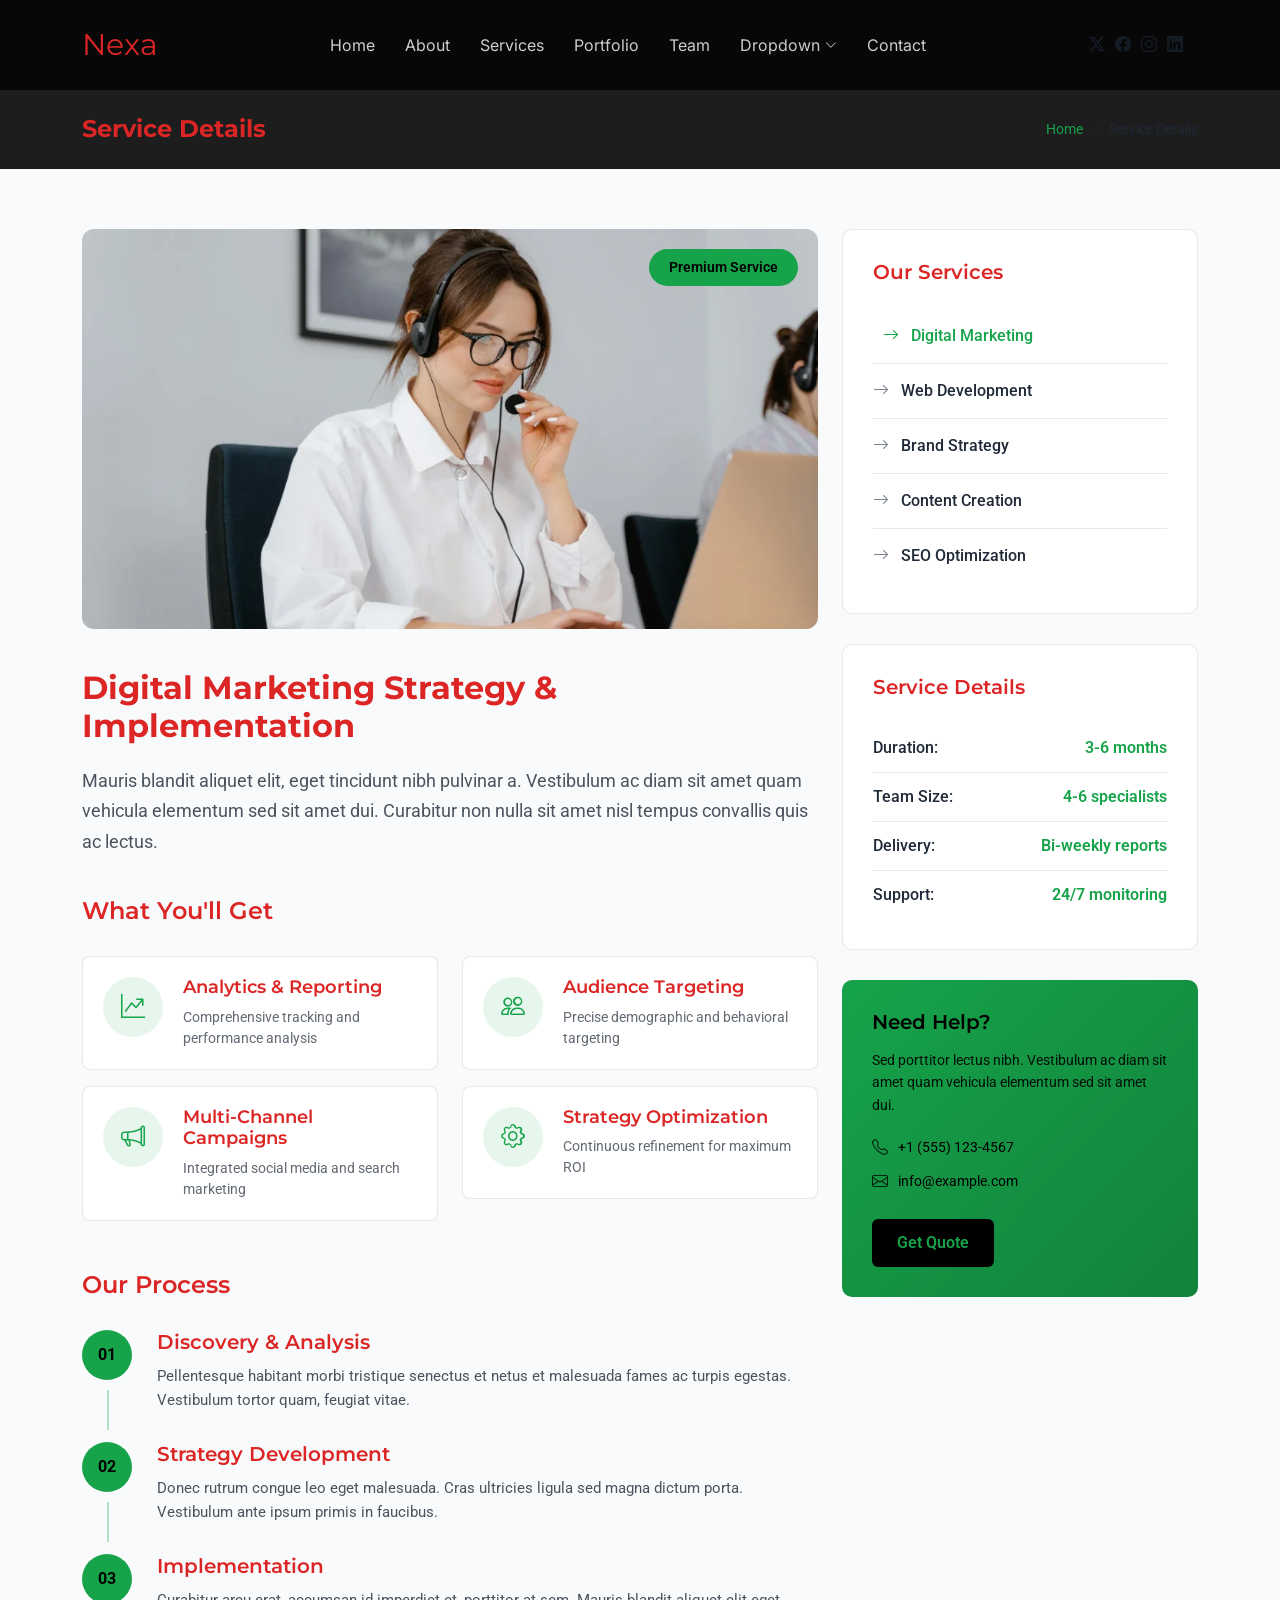
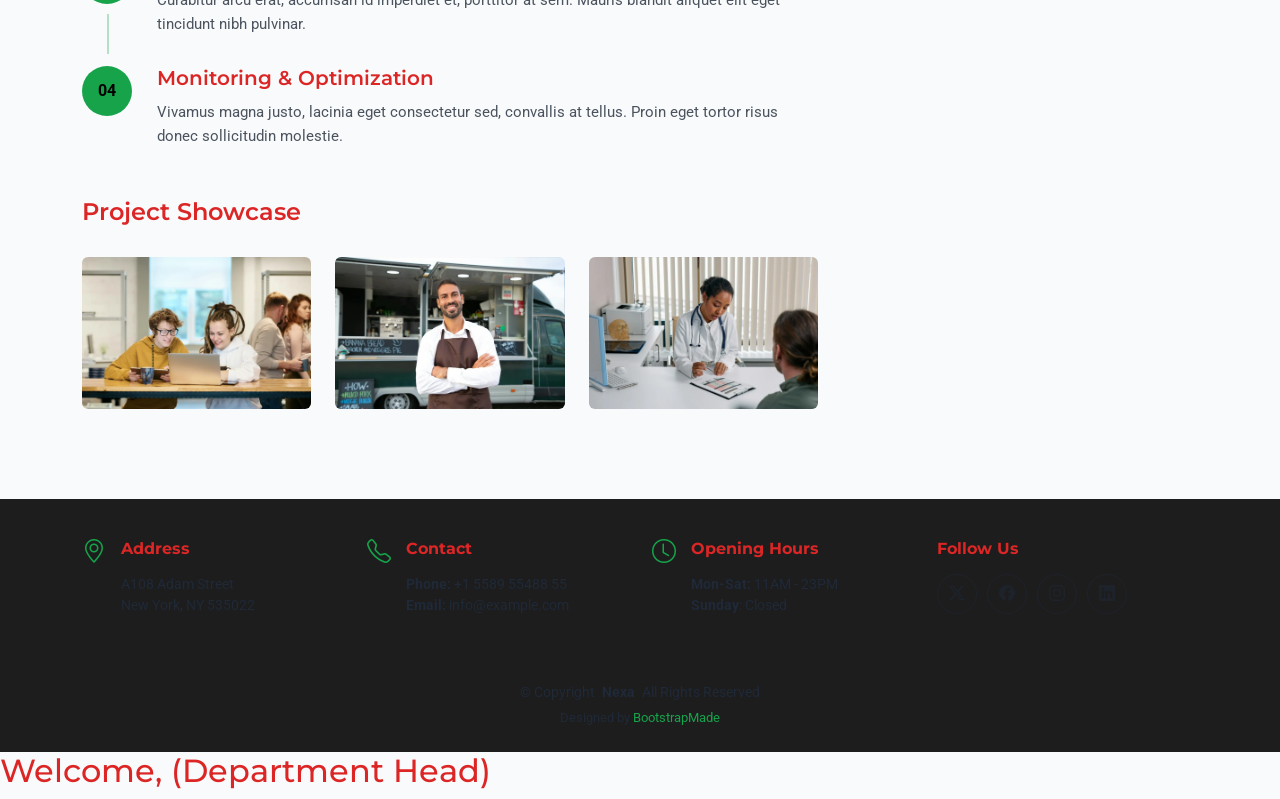
<file: service-details.html>
<!DOCTYPE html>
<html lang="en">

<head>
  <meta charset="utf-8">
  <meta content="width=device-width, initial-scale=1.0" name="viewport">
  <title>Service Details - Nexa Bootstrap Template</title>
  <meta name="description" content="">
  <meta name="keywords" content="">

  <!-- Favicons -->
  <link href="assets/img/favicon.png" rel="icon">
  <link href="assets/img/apple-touch-icon.png" rel="apple-touch-icon">

  <!-- Fonts -->
  <link href="https://fonts.googleapis.com" rel="preconnect">
  <link href="https://fonts.gstatic.com" rel="preconnect" crossorigin>
  <link href="https://fonts.googleapis.com/css2?family=Roboto:ital,wght@0,100;0,300;0,400;0,500;0,700;0,900;1,100;1,300;1,400;1,500;1,700;1,900&family=Montserrat:ital,wght@0,100;0,200;0,300;0,400;0,500;0,600;0,700;0,800;0,900;1,100;1,200;1,300;1,400;1,500;1,600;1,700;1,800;1,900&family=Inter:wght@100;200;300;400;500;600;700;800;900&display=swap" rel="stylesheet">

  <!-- Vendor CSS Files -->
  <link href="assets/vendor/bootstrap/css/bootstrap.min.css" rel="stylesheet">
  <link href="assets/vendor/bootstrap-icons/bootstrap-icons.css" rel="stylesheet">
  <link href="assets/vendor/aos/aos.css" rel="stylesheet">
  <link href="assets/vendor/glightbox/css/glightbox.min.css" rel="stylesheet">
  <link href="assets/vendor/swiper/swiper-bundle.min.css" rel="stylesheet">

  <!-- Main CSS File -->
  <link href="assets/css/main.css" rel="stylesheet">

  <!-- =======================================================
  * Template Name: Nexa
  * Template URL: https://bootstrapmade.com/nexa-bootstrap-agency-template/
  * Updated: Aug 19 2025 with Bootstrap v5.3.7
  * Author: BootstrapMade.com
  * License: https://bootstrapmade.com/license/
  ======================================================== -->
</head>

<body class="service-details-page">

  <header id="header" class="header d-flex align-items-center sticky-top">
    <div class="container position-relative d-flex align-items-center justify-content-between">

      <a href="index.html" class="logo d-flex align-items-center me-auto me-xl-0">
        <!-- Uncomment the line below if you also wish to use an image logo -->
        <!-- <img src="assets/img/logo.webp" alt=""> -->
        <h1 class="sitename">Nexa</h1>
      </a>

      <nav id="navmenu" class="navmenu">
        <ul>
          <li><a href="#hero">Home</a></li>
          <li><a href="#about">About</a></li>
          <li><a href="#services">Services</a></li>
          <li><a href="#portfolio">Portfolio</a></li>
          <li><a href="#team">Team</a></li>
          <li class="dropdown"><a href="#"><span>Dropdown</span> <i class="bi bi-chevron-down toggle-dropdown"></i></a>
            <ul>
              <li><a href="#">Dropdown 1</a></li>
              <li class="dropdown"><a href="#"><span>Deep Dropdown</span> <i class="bi bi-chevron-down toggle-dropdown"></i></a>
                <ul>
                  <li><a href="#">Deep Dropdown 1</a></li>
                  <li><a href="#">Deep Dropdown 2</a></li>
                  <li><a href="#">Deep Dropdown 3</a></li>
                  <li><a href="#">Deep Dropdown 4</a></li>
                  <li><a href="#">Deep Dropdown 5</a></li>
                </ul>
              </li>
              <li><a href="#">Dropdown 2</a></li>
              <li><a href="#">Dropdown 3</a></li>
              <li><a href="#">Dropdown 4</a></li>
            </ul>
          </li>
          <li><a href="#contact">Contact</a></li>
        </ul>
        <i class="mobile-nav-toggle d-xl-none bi bi-list"></i>
      </nav>

      <div class="header-social-links">
        <a href="#" class="twitter"><i class="bi bi-twitter-x"></i></a>
        <a href="#" class="facebook"><i class="bi bi-facebook"></i></a>
        <a href="#" class="instagram"><i class="bi bi-instagram"></i></a>
        <a href="#" class="linkedin"><i class="bi bi-linkedin"></i></a>
      </div>

    </div>
  </header>

  <main class="main">

    <!-- Page Title -->
    <div class="page-title light-background">
      <div class="container d-lg-flex justify-content-between align-items-center">
        <h1 class="mb-2 mb-lg-0">Service Details</h1>
        <nav class="breadcrumbs">
          <ol>
            <li><a href="index.html">Home</a></li>
            <li class="current">Service Details</li>
          </ol>
        </nav>
      </div>
    </div><!-- End Page Title -->

    <!-- Service Details Section -->
    <section id="service-details" class="service-details section">

      <div class="container" data-aos="fade-up" data-aos-delay="100">

        <div class="row gy-5">

          <div class="col-lg-8" data-aos="fade-up" data-aos-delay="200">
            <div class="service-hero">
              <img src="assets/img/services/services-7.webp" alt="" class="img-fluid">
              <div class="service-badge">
                <span>Premium Service</span>
              </div>
            </div>

            <div class="service-content">
              <div class="service-header">
                <h2>Digital Marketing Strategy &amp; Implementation</h2>
                <p class="service-intro">Mauris blandit aliquet elit, eget tincidunt nibh pulvinar a. Vestibulum ac diam sit amet quam vehicula elementum sed sit amet dui. Curabitur non nulla sit amet nisl tempus convallis quis ac lectus.</p>
              </div>

              <div class="service-features">
                <h4>What You'll Get</h4>
                <div class="row gy-3">
                  <div class="col-md-6">
                    <div class="feature-item">
                      <div class="feature-icon">
                        <i class="bi bi-graph-up-arrow"></i>
                      </div>
                      <div class="feature-content">
                        <h5>Analytics &amp; Reporting</h5>
                        <p>Comprehensive tracking and performance analysis</p>
                      </div>
                    </div>
                  </div>
                  <div class="col-md-6">
                    <div class="feature-item">
                      <div class="feature-icon">
                        <i class="bi bi-people"></i>
                      </div>
                      <div class="feature-content">
                        <h5>Audience Targeting</h5>
                        <p>Precise demographic and behavioral targeting</p>
                      </div>
                    </div>
                  </div>
                  <div class="col-md-6">
                    <div class="feature-item">
                      <div class="feature-icon">
                        <i class="bi bi-megaphone"></i>
                      </div>
                      <div class="feature-content">
                        <h5>Multi-Channel Campaigns</h5>
                        <p>Integrated social media and search marketing</p>
                      </div>
                    </div>
                  </div>
                  <div class="col-md-6">
                    <div class="feature-item">
                      <div class="feature-icon">
                        <i class="bi bi-gear"></i>
                      </div>
                      <div class="feature-content">
                        <h5>Strategy Optimization</h5>
                        <p>Continuous refinement for maximum ROI</p>
                      </div>
                    </div>
                  </div>
                </div>
              </div>

              <div class="service-process">
                <h4>Our Process</h4>
                <div class="process-steps">
                  <div class="process-step">
                    <div class="step-number">01</div>
                    <div class="step-content">
                      <h5>Discovery &amp; Analysis</h5>
                      <p>Pellentesque habitant morbi tristique senectus et netus et malesuada fames ac turpis egestas. Vestibulum tortor quam, feugiat vitae.</p>
                    </div>
                  </div>
                  <div class="process-step">
                    <div class="step-number">02</div>
                    <div class="step-content">
                      <h5>Strategy Development</h5>
                      <p>Donec rutrum congue leo eget malesuada. Cras ultricies ligula sed magna dictum porta. Vestibulum ante ipsum primis in faucibus.</p>
                    </div>
                  </div>
                  <div class="process-step">
                    <div class="step-number">03</div>
                    <div class="step-content">
                      <h5>Implementation</h5>
                      <p>Curabitur arcu erat, accumsan id imperdiet et, porttitor at sem. Mauris blandit aliquet elit eget tincidunt nibh pulvinar.</p>
                    </div>
                  </div>
                  <div class="process-step">
                    <div class="step-number">04</div>
                    <div class="step-content">
                      <h5>Monitoring &amp; Optimization</h5>
                      <p>Vivamus magna justo, lacinia eget consectetur sed, convallis at tellus. Proin eget tortor risus donec sollicitudin molestie.</p>
                    </div>
                  </div>
                </div>
              </div>

              <div class="service-gallery" data-aos="fade-up" data-aos-delay="300">
                <h4>Project Showcase</h4>
                <div class="row gy-3">
                  <div class="col-md-4">
                    <img src="assets/img/services/services-2.webp" alt="" class="img-fluid rounded">
                  </div>
                  <div class="col-md-4">
                    <img src="assets/img/services/services-8.webp" alt="" class="img-fluid rounded">
                  </div>
                  <div class="col-md-4">
                    <img src="assets/img/services/services-11.webp" alt="" class="img-fluid rounded">
                  </div>
                </div>
              </div>
            </div>
          </div>

          <div class="col-lg-4" data-aos="fade-up" data-aos-delay="400">
            <div class="service-sidebar">

              <div class="service-menu">
                <h4>Our Services</h4>
                <div class="menu-list">
                  <a href="#" class="menu-item active">
                    <i class="bi bi-arrow-right"></i>
                    <span>Digital Marketing</span>
                  </a>
                  <a href="#" class="menu-item">
                    <i class="bi bi-arrow-right"></i>
                    <span>Web Development</span>
                  </a>
                  <a href="#" class="menu-item">
                    <i class="bi bi-arrow-right"></i>
                    <span>Brand Strategy</span>
                  </a>
                  <a href="#" class="menu-item">
                    <i class="bi bi-arrow-right"></i>
                    <span>Content Creation</span>
                  </a>
                  <a href="#" class="menu-item">
                    <i class="bi bi-arrow-right"></i>
                    <span>SEO Optimization</span>
                  </a>
                </div>
              </div>

              <div class="service-info">
                <h4>Service Details</h4>
                <div class="info-list">
                  <div class="info-item">
                    <span class="info-label">Duration:</span>
                    <span class="info-value">3-6 months</span>
                  </div>
                  <div class="info-item">
                    <span class="info-label">Team Size:</span>
                    <span class="info-value">4-6 specialists</span>
                  </div>
                  <div class="info-item">
                    <span class="info-label">Delivery:</span>
                    <span class="info-value">Bi-weekly reports</span>
                  </div>
                  <div class="info-item">
                    <span class="info-label">Support:</span>
                    <span class="info-value">24/7 monitoring</span>
                  </div>
                </div>
              </div>

              <div class="contact-card">
                <div class="contact-content">
                  <h4>Need Help?</h4>
                  <p>Sed porttitor lectus nibh. Vestibulum ac diam sit amet quam vehicula elementum sed sit amet dui.</p>
                  <div class="contact-info">
                    <div class="contact-item">
                      <i class="bi bi-telephone"></i>
                      <span>+1 (555) 123-4567</span>
                    </div>
                    <div class="contact-item">
                      <i class="bi bi-envelope"></i>
                      <span>info@example.com</span>
                    </div>
                  </div>
                  <a href="#" class="btn btn-primary">Get Quote</a>
                </div>
              </div>

            </div>
          </div>

        </div>

      </div>

    </section><!-- /Service Details Section -->

  </main>

  <footer id="footer" class="footer light-background">

    <div class="container">
      <div class="row gy-3">
        <div class="col-lg-3 col-md-6 d-flex">
          <i class="bi bi-geo-alt icon"></i>
          <div class="address">
            <h4>Address</h4>
            <p>A108 Adam Street</p>
            <p>New York, NY 535022</p>
            <p></p>
          </div>

        </div>

        <div class="col-lg-3 col-md-6 d-flex">
          <i class="bi bi-telephone icon"></i>
          <div>
            <h4>Contact</h4>
            <p>
              <strong>Phone:</strong> <span>+1 5589 55488 55</span><br>
              <strong>Email:</strong> <span>info@example.com</span><br>
            </p>
          </div>
        </div>

        <div class="col-lg-3 col-md-6 d-flex">
          <i class="bi bi-clock icon"></i>
          <div>
            <h4>Opening Hours</h4>
            <p>
              <strong>Mon-Sat:</strong> <span>11AM - 23PM</span><br>
              <strong>Sunday</strong>: <span>Closed</span>
            </p>
          </div>
        </div>

        <div class="col-lg-3 col-md-6">
          <h4>Follow Us</h4>
          <div class="social-links d-flex">
            <a href="#" class="twitter"><i class="bi bi-twitter-x"></i></a>
            <a href="#" class="facebook"><i class="bi bi-facebook"></i></a>
            <a href="#" class="instagram"><i class="bi bi-instagram"></i></a>
            <a href="#" class="linkedin"><i class="bi bi-linkedin"></i></a>
          </div>
        </div>

      </div>
    </div>

    <div class="container copyright text-center mt-4">
      <p>© <span>Copyright</span> <strong class="px-1 sitename">Nexa</strong> <span>All Rights Reserved</span></p>
      <div class="credits">
        <!-- All the links in the footer should remain intact. -->
        <!-- You can delete the links only if you've purchased the pro version. -->
        <!-- Licensing information: https://bootstrapmade.com/license/ -->
        <!-- Purchase the pro version with working PHP/AJAX contact form: [buy-url] -->
        Designed by <a href="https://bootstrapmade.com/">BootstrapMade</a>
      </div>
    </div>

  </footer>

  <!-- Scroll Top -->
  <a href="#" id="scroll-top" class="scroll-top d-flex align-items-center justify-content-center"><i class="bi bi-arrow-up-short"></i></a>

  <!-- Preloader -->
  <div id="preloader"></div>

  <!-- Vendor JS Files -->
  <script src="assets/vendor/bootstrap/js/bootstrap.bundle.min.js"></script>
  <script src="assets/vendor/php-email-form/validate.js"></script>
  <script src="assets/vendor/aos/aos.js"></script>
  <script src="assets/vendor/glightbox/js/glightbox.min.js"></script>
  <script src="assets/vendor/purecounter/purecounter_vanilla.js"></script>
  <script src="assets/vendor/swiper/swiper-bundle.min.js"></script>
  <script src="assets/vendor/imagesloaded/imagesloaded.pkgd.min.js"></script>
  <script src="assets/vendor/isotope-layout/isotope.pkgd.min.js"></script>

  <!-- Main JS File -->
  <script src="assets/js/main.js"></script>

</body>

</html> <h2 class="text-2xl font-bold mb-6">Welcome, <?= htmlspecialchars($username); ?> (Department Head)</h2>
</file>
<file: assets/css/main.css>
/**
* Template Name: Nexa
* Template URL: https://bootstrapmade.com/nexa-bootstrap-agency-template/
* Updated: Aug 19 2025 with Bootstrap v5.3.7
* Author: BootstrapMade.com
* License: https://bootstrapmade.com/license/
*/

/*--------------------------------------------------------------
# Font & Color Variables
# Help: https://bootstrapmade.com/color-system/
--------------------------------------------------------------*/
/* Fonts */
:root {
  --default-font: "Roboto",  system-ui, -apple-system, "Segoe UI", Roboto, "Helvetica Neue", Arial, "Noto Sans", "Liberation Sans", sans-serif, "Apple Color Emoji", "Segoe UI Emoji", "Segoe UI Symbol", "Noto Color Emoji";
  --heading-font: "Montserrat",  sans-serif;
  --nav-font: "Inter",  sans-serif;
}

/* Global Colors - The following color variables are used throughout the website. Updating them here will change the color scheme of the entire website */
:root { 
  --background-color: #f9fafb; /* Light gray for a clean background */
  --default-color: #1f2937; /* Dark gray for text */
  --heading-color: #dc2626; /* Red for headings to match branding */
  --accent-color: #16a34a; /* Green for buttons and links */
  --surface-color: #ffffff; /* White for cards and surfaces */
  --contrast-color: #000000; /* Black for high contrast text */
}

/* Nav Menu Colors - The following color variables are used specifically for the navigation menu. They are separate from the global colors to allow for more customization options */
:root {
  --nav-color: rgba(255, 255, 255, 0.8);  /* The default color of the main navmenu links */
  --nav-hover-color: #008870; /* Applied to main navmenu links when they are hovered over or active */
  --nav-mobile-background-color: #1f1f23; /* Used as the background color for mobile navigation menu */
  --nav-dropdown-background-color: #1f1f23; /* Used as the background color for dropdown items that appear when hovering over primary navigation items */
  --nav-dropdown-color: rgba(255, 255, 255, 0.8); /* Used for navigation links of the dropdown items in the navigation menu. */
  --nav-dropdown-hover-color: #008870; /* Similar to --nav-hover-color, this color is applied to dropdown navigation links when they are hovered over. */
}

/* Color Presets - These classes override global colors when applied to any section or element, providing reuse of the sam color scheme. */

.light-background {
  --background-color: #1d1d1e;
  --surface-color: #37373e;
}

.dark-background {
  --background-color: #060606;
  --default-color: #ffffff;
  --heading-color: #ffffff;
  --surface-color: #252525;
  --contrast-color: #ffffff;
}

/* Smooth scroll */
:root {
  scroll-behavior: smooth;
}

/*--------------------------------------------------------------
# General Styling & Shared Classes
--------------------------------------------------------------*/
body {
  color: var(--default-color);
  background-color: var(--background-color);
  font-family: var(--default-font);
}

a {
  color: var(--accent-color);
  text-decoration: none;
  transition: 0.3s;
}

a:hover {
  color: #15803d; /* Darker green */
  text-decoration: none;
}

h1,
h2,
h3,
h4,
h5,
h6 {
  color: var(--heading-color);
  font-family: var(--heading-font);
}

/* PHP Email Form Messages
------------------------------*/
.php-email-form .error-message {
  display: none;
  background: #df1529;
  color: #ffffff;
  text-align: left;
  padding: 15px;
  margin-bottom: 24px;
  font-weight: 600;
}

.php-email-form .sent-message {
  display: none;
  color: #ffffff;
  background: #059652;
  text-align: center;
  padding: 15px;
  margin-bottom: 24px;
  font-weight: 600;
}

.php-email-form .loading {
  display: none;
  background: var(--surface-color);
  text-align: center;
  padding: 15px;
  margin-bottom: 24px;
}

.php-email-form .loading:before {
  content: "";
  display: inline-block;
  border-radius: 50%;
  width: 24px;
  height: 24px;
  margin: 0 10px -6px 0;
  border: 3px solid var(--accent-color);
  border-top-color: var(--surface-color);
  animation: php-email-form-loading 1s linear infinite;
}

@keyframes php-email-form-loading {
  0% {
    transform: rotate(0deg);
  }

  100% {
    transform: rotate(360deg);
  }
}

/*--------------------------------------------------------------
# Global Header
--------------------------------------------------------------*/
.header {
  --background-color: #070708;
  color: var(--default-color);
  background-color: var(--background-color);
  padding: 15px 0;
  transition: all 0.5s;
  z-index: 997;
}

.header .logo {
  line-height: 1;
}

.header .logo img {
  max-height: 36px;
  margin-right: 8px;
}

.header .logo h1 {
  font-size: 30px;
  margin: 0;
  font-weight: 400;
  color: var(--heading-color);
}

.header .header-social-links {
  padding-right: 15px;
}

.header .header-social-links a {
  color: color-mix(in srgb, var(--default-color), transparent 40%);
  padding-left: 6px;
  display: inline-block;
  transition: 0.3s;
  font-size: 16px;
}

.header .header-social-links a:hover {
  color: var(--accent-color);
}

.header .header-social-links a i {
  line-height: 0px;
}

@media (max-width: 1200px) {
  .header .logo {
    order: 1;
  }

  .header .header-social-links {
    order: 2;
  }

  .header .navmenu {
    order: 3;
  }
}

.scrolled .header {
  backdrop-filter: blur(10px);
  -webkit-backdrop-filter: blur(10px);
  border-bottom: 1px solid color-mix(in srgb, var(--default-color), transparent 80%);
}

/* Global Header on Scroll
------------------------------*/
.scrolled .header {
  --background-color: rgba(7, 7, 8, 0.8);
}

/*--------------------------------------------------------------
# Navigation Menu
--------------------------------------------------------------*/
/* Navmenu - Desktop */
@media (min-width: 1200px) {
  .navmenu {
    padding: 0;
  }

  .navmenu ul {
    margin: 0;
    padding: 0;
    display: flex;
    list-style: none;
    align-items: center;
  }

  .navmenu li {
    position: relative;
  }

  .navmenu a,
  .navmenu a:focus {
    color: var(--nav-color);
    padding: 18px 15px;
    font-size: 16px;
    font-family: var(--nav-font);
    font-weight: 400;
    display: flex;
    align-items: center;
    justify-content: space-between;
    white-space: nowrap;
    transition: 0.3s;
  }

  .navmenu a i,
  .navmenu a:focus i {
    font-size: 12px;
    line-height: 0;
    margin-left: 5px;
    transition: 0.3s;
  }

  .navmenu li:last-child a {
    padding-right: 0;
  }

  .navmenu li:hover>a,
  .navmenu .active,
  .navmenu .active:focus {
    color: var(--nav-hover-color);
  }

  .navmenu .dropdown ul {
    margin: 0;
    padding: 10px 0;
    background: var(--nav-dropdown-background-color);
    display: block;
    position: absolute;
    visibility: hidden;
    left: 14px;
    top: 130%;
    opacity: 0;
    transition: 0.3s;
    border-radius: 4px;
    z-index: 99;
    box-shadow: 0px 0px 30px rgba(0, 0, 0, 0.1);
  }

  .navmenu .dropdown ul li {
    min-width: 200px;
  }

  .navmenu .dropdown ul a {
    padding: 10px 20px;
    font-size: 15px;
    text-transform: none;
    color: var(--nav-dropdown-color);
  }

  .navmenu .dropdown ul a i {
    font-size: 12px;
  }

  .navmenu .dropdown ul a:hover,
  .navmenu .dropdown ul .active:hover,
  .navmenu .dropdown ul li:hover>a {
    color: var(--nav-dropdown-hover-color);
  }

  .navmenu .dropdown:hover>ul {
    opacity: 1;
    top: 100%;
    visibility: visible;
  }

  .navmenu .dropdown .dropdown ul {
    top: 0;
    left: -90%;
    visibility: hidden;
  }

  .navmenu .dropdown .dropdown:hover>ul {
    opacity: 1;
    top: 0;
    left: -100%;
    visibility: visible;
  }
}

/* Navmenu - Mobile */
@media (max-width: 1199px) {
  .mobile-nav-toggle {
    color: var(--nav-color);
    font-size: 28px;
    line-height: 0;
    margin-right: 10px;
    cursor: pointer;
    transition: color 0.3s;
  }

  .navmenu {
    padding: 0;
    z-index: 9997;
  }

  .navmenu ul {
    display: none;
    list-style: none;
    position: absolute;
    inset: 60px 20px 20px 20px;
    padding: 10px 0;
    margin: 0;
    border-radius: 6px;
    background-color: var(--nav-mobile-background-color);
    overflow-y: auto;
    transition: 0.3s;
    z-index: 9998;
    box-shadow: 0px 0px 30px rgba(0, 0, 0, 0.1);
  }

  .navmenu a,
  .navmenu a:focus {
    color: var(--nav-dropdown-color);
    padding: 10px 20px;
    font-family: var(--nav-font);
    font-size: 17px;
    font-weight: 500;
    display: flex;
    align-items: center;
    justify-content: space-between;
    white-space: nowrap;
    transition: 0.3s;
  }

  .navmenu a i,
  .navmenu a:focus i {
    font-size: 12px;
    line-height: 0;
    margin-left: 5px;
    width: 30px;
    height: 30px;
    display: flex;
    align-items: center;
    justify-content: center;
    border-radius: 50%;
    transition: 0.3s;
    background-color: color-mix(in srgb, var(--accent-color), transparent 90%);
  }

  .navmenu a i:hover,
  .navmenu a:focus i:hover {
    background-color: var(--accent-color);
    color: var(--contrast-color);
  }

  .navmenu a:hover,
  .navmenu .active,
  .navmenu .active:focus {
    color: var(--nav-dropdown-hover-color);
  }

  .navmenu .active i,
  .navmenu .active:focus i {
    background-color: var(--accent-color);
    color: var(--contrast-color);
    transform: rotate(180deg);
  }

  .navmenu .dropdown ul {
    position: static;
    display: none;
    z-index: 99;
    padding: 10px 0;
    margin: 10px 20px;
    background-color: var(--nav-dropdown-background-color);
    border: 1px solid color-mix(in srgb, var(--default-color), transparent 90%);
    box-shadow: none;
    transition: all 0.5s ease-in-out;
  }

  .navmenu .dropdown ul ul {
    background-color: rgba(33, 37, 41, 0.1);
  }

  .navmenu .dropdown>.dropdown-active {
    display: block;
    background-color: rgba(33, 37, 41, 0.03);
  }

  .mobile-nav-active {
    overflow: hidden;
  }

  .mobile-nav-active .mobile-nav-toggle {
    color: #fff;
    position: absolute;
    font-size: 32px;
    top: 15px;
    right: 15px;
    margin-right: 0;
    z-index: 9999;
  }

  .mobile-nav-active .navmenu {
    position: fixed;
    overflow: hidden;
    inset: 0;
    background: rgba(33, 37, 41, 0.8);
    transition: 0.3s;
  }

  .mobile-nav-active .navmenu>ul {
    display: block;
  }
}

/*--------------------------------------------------------------
# Global Footer
--------------------------------------------------------------*/
.footer {
  color: var(--default-color);
  background-color: var(--background-color);
  font-size: 14px;
  padding: 40px 0 0 0;
  position: relative;
}

.footer .icon {
  color: var(--accent-color);
  margin-right: 15px;
  font-size: 24px;
  line-height: 0;
}

.footer h4 {
  font-size: 16px;
  font-weight: 700;
  margin-bottom: 15px;
}

.footer .address p {
  margin-bottom: 0px;
}

.footer .social-links a {
  display: flex;
  align-items: center;
  justify-content: center;
  width: 40px;
  height: 40px;
  border-radius: 50%;
  border: 1px solid color-mix(in srgb, var(--default-color), transparent 50%);
  font-size: 16px;
  color: color-mix(in srgb, var(--default-color), transparent 50%);
  margin-right: 10px;
  transition: 0.3s;
}

.footer .social-links a:hover {
  color: var(--accent-color);
  border-color: var(--accent-color);
}

.footer .copyright {
  padding: 25px 0;
  border-top: 1px solid color-mix(in srgb, var(--default-color), transparent 90%);
}

.footer .copyright p {
  margin-bottom: 0;
}

.footer .credits {
  margin-top: 5px;
  font-size: 13px;
}

/*--------------------------------------------------------------
# Preloader
--------------------------------------------------------------*/
#preloader {
  position: fixed;
  inset: 0;
  z-index: 999999;
  overflow: hidden;
  background: var(--background-color);
  transition: all 0.6s ease-out;
}

#preloader:before {
  content: "";
  position: fixed;
  top: calc(50% - 30px);
  left: calc(50% - 30px);
  border: 6px solid #ffffff;
  border-color: var(--accent-color) transparent var(--accent-color) transparent;
  border-radius: 50%;
  width: 60px;
  height: 60px;
  animation: animate-preloader 1.5s linear infinite;
}

@keyframes animate-preloader {
  0% {
    transform: rotate(0deg);
  }

  100% {
    transform: rotate(360deg);
  }
}

/*--------------------------------------------------------------
# Scroll Top Button
--------------------------------------------------------------*/
.scroll-top {
  position: fixed;
  visibility: hidden;
  opacity: 0;
  right: 15px;
  bottom: -15px;
  z-index: 99999;
  background-color: var(--accent-color);
  width: 44px;
  height: 44px;
  border-radius: 50px;
  transition: all 0.4s;
}

.scroll-top i {
  font-size: 24px;
  color: var(--contrast-color);
  line-height: 0;
}

.scroll-top:hover {
  background-color: color-mix(in srgb, var(--accent-color), transparent 20%);
  color: var(--contrast-color);
}

.scroll-top.active {
  visibility: visible;
  opacity: 1;
  bottom: 15px;
}

/*--------------------------------------------------------------
# Disable aos animation delay on mobile devices
--------------------------------------------------------------*/
@media screen and (max-width: 768px) {
  [data-aos-delay] {
    transition-delay: 0 !important;
  }
}

/*--------------------------------------------------------------
# Global Page Titles & Breadcrumbs
--------------------------------------------------------------*/
.page-title {
  color: var(--default-color);
  background-color: var(--background-color);
  padding: 25px 0;
  position: relative;
}

.page-title h1 {
  font-size: 24px;
  font-weight: 700;
}

.page-title .breadcrumbs ol {
  display: flex;
  flex-wrap: wrap;
  list-style: none;
  padding: 0;
  margin: 0;
  font-size: 14px;
  font-weight: 400;
}

.page-title .breadcrumbs ol li+li {
  padding-left: 10px;
}

.page-title .breadcrumbs ol li+li::before {
  content: "/";
  display: inline-block;
  padding-right: 10px;
  color: color-mix(in srgb, var(--default-color), transparent 70%);
}

/*--------------------------------------------------------------
# Global Sections
--------------------------------------------------------------*/
section,
.section {
  color: var(--default-color);
  background-color: var(--background-color);
  padding: 60px 0;
  scroll-margin-top: 90px;
  overflow: clip;
}

@media (max-width: 1199px) {

  section,
  .section {
    scroll-margin-top: 66px;
  }
}

/*--------------------------------------------------------------
# Global Section Titles
--------------------------------------------------------------*/
.section-title {
  text-align: center;
  padding: 30px 0;
  margin-bottom: 30px;
  position: relative;
}

.section-title h2 {
  font-size: 32px;
  font-weight: 700;
  text-transform: uppercase;
  margin-bottom: 20px;
  padding-bottom: 0;
  position: relative;
  z-index: 2;
}

.section-title span {
  position: absolute;
  top: 4px;
  color: color-mix(in srgb, var(--heading-color), transparent 95%);
  left: 0;
  right: 0;
  z-index: 1;
  font-weight: 700;
  font-size: 52px;
  text-transform: uppercase;
  line-height: 1;
}

.section-title p {
  margin-bottom: 0;
  position: relative;
  z-index: 2;
}

@media (max-width: 575px) {
  .section-title h2 {
    font-size: 28px;
    margin-bottom: 15px;
  }

  .section-title span {
    font-size: 38px;
  }
}

/*--------------------------------------------------------------
# Hero Section
--------------------------------------------------------------*/
.hero {
  position: relative;
  min-height: 100vh;
  display: flex;
  align-items: center;
  padding: 80px;
  overflow: hidden;
}

.hero .hero-background {
  position: absolute;
  top: 0;
  left: 0;
  width: 100%;
  height: 100%;
  background: linear-gradient(135deg, color-mix(in srgb, var(--accent-color), transparent 95%) 0%, color-mix(in srgb, var(--heading-color), transparent 97%) 100%);
  z-index: -2;
}

.hero .hero-background::before {
  content: "";
  position: absolute;
  top: 0;
  left: 0;
  width: 100%;
  height: 100%;
  background-image: url("../img/bg/abstract-bg-3.webp");
  background-size: cover;
  background-position: center;
  opacity: 0.1;
  z-index: -1;
}

.hero .hero-overlay {
  position: absolute;
  top: 0;
  left: 0;
  width: 100%;
  height: 100%;
  background: radial-gradient(circle at 30% 20%, color-mix(in srgb, var(--accent-color), transparent 90%) 0%, transparent 50%);
  z-index: -1;
}

.hero .hero-content {
  margin-bottom: 4rem;
}

.hero .hero-content h1 {
  font-size: 4rem;
  font-weight: 800;
  margin-bottom: 2rem;
  line-height: 1.1;
  color: var(--heading-color);
  letter-spacing: -0.02em;
}

@media (max-width: 992px) {
  .hero .hero-content h1 {
    font-size: 3rem;
  }
}

@media (max-width: 768px) {
  .hero .hero-content h1 {
    font-size: 2.5rem;
  }
}

@media (max-width: 576px) {
  .hero .hero-content h1 {
    font-size: 2rem;
  }
}

.hero .hero-content p {
  font-size: 1.25rem;
  margin-bottom: 2.5rem;
  color: color-mix(in srgb, var(--default-color), transparent 20%);
  line-height: 1.6;
  max-width: 600px;
  margin-left: auto;
  margin-right: auto;
}

@media (max-width: 768px) {
  .hero .hero-content p {
    font-size: 1.1rem;
  }
}

.hero .hero-content .hero-btns {
  display: flex;
  gap: 1.5rem;
  justify-content: center;
  align-items: center;
}

@media (max-width: 576px) {
  .hero .hero-content .hero-btns {
    flex-direction: column;
    gap: 1rem;
  }
}

.hero .hero-content .hero-btns .btn {
  padding: 15px 35px;
  font-weight: 600;
  border-radius: 50px;
  transition: all 0.3s ease;
  font-size: 1rem;
  text-transform: uppercase;
  letter-spacing: 0.5px;
}

@media (max-width: 576px) {
  .hero .hero-content .hero-btns .btn {
    width: 100%;
    max-width: 280px;
  }
}

.hero .hero-content .hero-btns .btn-primary {
  background-color: var(--accent-color);
  border-color: var(--accent-color);
  color: var(--contrast-color);
  box-shadow: 0 8px 25px color-mix(in srgb, var(--accent-color), transparent 70%);
}

.hero .hero-content .hero-btns .btn-primary:hover {
  background-color: color-mix(in srgb, var(--accent-color), #000 15%);
  border-color: color-mix(in srgb, var(--accent-color), #000 15%);
  transform: translateY(-2px);
  box-shadow: 0 12px 35px color-mix(in srgb, var(--accent-color), transparent 60%);
}

.hero .hero-content .hero-btns .btn-outline {
  background-color: transparent;
  border: 2px solid var(--default-color);
  color: var(--default-color);
  display: flex;
  align-items: center;
  gap: 0.5rem;
}

.hero .hero-content .hero-btns .btn-outline i {
  font-size: 1.2rem;
}

.hero .hero-content .hero-btns .btn-outline:hover {
  transform: translateY(-2px);
}

.hero .hero-image-container {
  margin-bottom: 4rem;
  position: relative;
}

.hero .hero-image-container .hero-image {
  position: relative;
  border-radius: 25px;
  overflow: hidden;
  box-shadow: 0 25px 60px color-mix(in srgb, var(--default-color), transparent 85%);
}

.hero .hero-image-container .hero-image img {
  width: 100%;
  height: auto;
  border-radius: 25px;
  transition: transform 0.6s ease;
}

.hero .hero-image-container .hero-image img:hover {
  transform: scale(1.05);
}

.hero .hero-image-container .hero-image .image-decoration {
  position: absolute;
  top: -20px;
  right: -20px;
  width: 80px;
  height: 80px;
  background: linear-gradient(45deg, var(--accent-color), color-mix(in srgb, var(--accent-color), #fff 30%));
  border-radius: 50%;
  opacity: 0.8;
  z-index: 1;
}

.hero .hero-image-container .hero-image .image-decoration::before {
  content: "";
  position: absolute;
  top: 50%;
  left: 50%;
  transform: translate(-50%, -50%);
  width: 40px;
  height: 40px;
  border: 3px solid var(--contrast-color);
  border-radius: 50%;
}

@media (max-width: 768px) {
  .hero .hero-image-container .hero-image .image-decoration {
    width: 60px;
    height: 60px;
    top: -15px;
    right: -15px;
  }

  .hero .hero-image-container .hero-image .image-decoration::before {
    width: 30px;
    height: 30px;
  }
}

.hero .hero-stats {
  display: grid;
  grid-template-columns: repeat(auto-fit, minmax(200px, 1fr));
  gap: 2rem;
  text-align: center;
}

@media (max-width: 768px) {
  .hero .hero-stats {
    grid-template-columns: repeat(2, 1fr);
    gap: 1.5rem;
  }
}

@media (max-width: 576px) {
  .hero .hero-stats {
    grid-template-columns: 1fr;
  }
}

.hero .hero-stats .stat-item {
  padding: 2rem 1rem;
  background-color: var(--surface-color);
  border-radius: 15px;
  box-shadow: 0 10px 30px color-mix(in srgb, var(--default-color), transparent 90%);
  transition: all 0.3s ease;
  border: 1px solid color-mix(in srgb, var(--default-color), transparent 90%);
}

.hero .hero-stats .stat-item:hover {
  transform: translateY(-5px);
  box-shadow: 0 20px 45px color-mix(in srgb, var(--default-color), transparent 85%);
}

.hero .hero-stats .stat-item .stat-icon {
  width: 60px;
  height: 60px;
  background: linear-gradient(135deg, var(--accent-color), color-mix(in srgb, var(--accent-color), #fff 20%));
  border-radius: 50%;
  display: flex;
  align-items: center;
  justify-content: center;
  margin: 0 auto 1rem;
}

.hero .hero-stats .stat-item .stat-icon i {
  font-size: 1.5rem;
  color: var(--contrast-color);
}

.hero .hero-stats .stat-item h3 {
  font-size: 2.5rem;
  font-weight: 800;
  color: var(--heading-color);
  margin-bottom: 0.5rem;
  line-height: 1;
}

@media (max-width: 768px) {
  .hero .hero-stats .stat-item h3 {
    font-size: 2rem;
  }
}

.hero .hero-stats .stat-item p {
  font-size: 0.95rem;
  margin-bottom: 0;
  color: color-mix(in srgb, var(--default-color), transparent 30%);
  font-weight: 500;
}

@media (max-width: 992px) {
  .hero {
    padding: 100px 0 60px;
    min-height: auto;
  }

  .hero .hero-content {
    margin-bottom: 3rem;
  }

  .hero .hero-content h1 {
    margin-bottom: 1.5rem;
  }

  .hero .hero-content p {
    margin-bottom: 2rem;
  }

  .hero .hero-image-container {
    margin-bottom: 3rem;
  }
}

/*--------------------------------------------------------------
# About Section
--------------------------------------------------------------*/
.about .image-wrapper {
  position: relative;
}

.about .image-wrapper .image-box {
  position: relative;
  border-radius: 20px;
  overflow: hidden;
  box-shadow: 0 15px 35px rgba(0, 0, 0, 0.1);
}

.about .image-wrapper .image-box img {
  transition: 0.5s transform;
}

.about .image-wrapper .image-box:hover img {
  transform: scale(1.05);
}

.about .image-wrapper .experience-box {
  position: absolute;
  bottom: -30px;
  right: 30px;
  background-color: var(--accent-color);
  color: var(--contrast-color);
  padding: 25px;
  border-radius: 15px;
  text-align: center;
  box-shadow: 0 10px 30px color-mix(in srgb, var(--accent-color), transparent 70%);
}

.about .image-wrapper .experience-box .years {
  font-size: 2.5rem;
  font-weight: 700;
  line-height: 1;
  font-family: var(--heading-font);
}

.about .image-wrapper .experience-box .text {
  font-size: 0.9rem;
  margin-top: 5px;
  line-height: 1.2;
}

.about .content {
  padding-left: 2rem;
}

@media (max-width: 991.98px) {
  .about .content {
    padding-left: 0;
    margin-top: 10px;
  }
}

.about .content .section-header {
  margin-bottom: 2rem;
}

.about .content .section-header .subtitle {
  display: inline-block;
  background-color: color-mix(in srgb, var(--accent-color), transparent 90%);
  color: var(--accent-color);
  padding: 5px 15px;
  border-radius: 50px;
  font-size: 0.9rem;
  margin-bottom: 1rem;
}

.about .content .section-header h2 {
  font-size: 2.5rem;
  margin-bottom: 0;
  font-weight: 700;
}

@media (max-width: 767.98px) {
  .about .content .section-header h2 {
    font-size: 2rem;
  }
}

.about .content .highlight-text {
  font-size: 1.1rem;
  color: color-mix(in srgb, var(--heading-color), transparent 20%);
  margin-bottom: 2rem;
  font-weight: 500;
}

.about .content .features-list {
  margin-bottom: 2.5rem;
}

.about .content .features-list .feature-item {
  display: flex;
  gap: 1.5rem;
  margin-bottom: 2rem;
}

.about .content .features-list .feature-item:last-child {
  margin-bottom: 0;
}

.about .content .features-list .feature-item .icon-box {
  flex-shrink: 0;
  width: 50px;
  height: 50px;
  border-radius: 12px;
  background-color: color-mix(in srgb, var(--accent-color), transparent 92%);
  color: var(--accent-color);
  display: flex;
  align-items: center;
  justify-content: center;
  font-size: 1.5rem;
  transition: 0.3s;
}

.about .content .features-list .feature-item .icon-box:hover {
  background-color: var(--accent-color);
  color: var(--contrast-color);
  transform: translateY(-5px);
}

.about .content .features-list .feature-item .text h4 {
  font-size: 1.2rem;
  margin-bottom: 0.5rem;
  font-weight: 600;
}

.about .content .features-list .feature-item .text p {
  margin-bottom: 0;
  color: color-mix(in srgb, var(--default-color), transparent 20%);
}

.about .content .cta-buttons {
  display: flex;
  gap: 1rem;
  flex-wrap: wrap;
}

.about .content .cta-buttons .btn-get-started {
  background-color: var(--accent-color);
  color: var(--contrast-color);
  padding: 12px 32px;
  border-radius: 50px;
  font-weight: 500;
  transition: 0.3s;
  display: grid;
  place-items: center;
}

.about .content .cta-buttons .btn-get-started:hover {
  background-color: color-mix(in srgb, var(--accent-color), transparent 20%);
  transform: translateY(-3px);
}

.about .content .cta-buttons .btn-learn-more {
  background-color: transparent;
  color: var(--accent-color);
  padding: 12px 32px;
  border-radius: 50px;
  font-weight: 500;
  border: 2px solid color-mix(in srgb, var(--accent-color), transparent 80%);
  transition: 0.3s;
}

.about .content .cta-buttons .btn-learn-more:hover {
  border-color: var(--accent-color);
  background-color: color-mix(in srgb, var(--accent-color), transparent 95%);
  transform: translateY(-3px);
}

/*--------------------------------------------------------------
# Services Section
--------------------------------------------------------------*/
.services .services-container {
  margin-bottom: 60px;
}

.services .services-container .service-item {
  display: flex;
  background-color: var(--surface-color);
  border-radius: 16px;
  overflow: hidden;
  position: relative;
  box-shadow: 0 10px 30px color-mix(in srgb, var(--accent-color), transparent 92%);
  transition: all 0.4s ease;
  height: 100%;
}

.services .services-container .service-item:hover {
  transform: translateY(-8px);
  box-shadow: 0 15px 40px color-mix(in srgb, var(--accent-color), transparent 85%);
}

.services .services-container .service-item:hover .service-icon {
  background-color: var(--accent-color);
  color: var(--contrast-color);
}

.services .services-container .service-item:hover .service-link {
  color: var(--accent-color);
}

.services .services-container .service-item:hover .service-link i {
  transform: translateX(5px);
}

.services .services-container .service-item .service-icon {
  flex: 0 0 90px;
  display: flex;
  align-items: center;
  justify-content: center;
  background-color: color-mix(in srgb, var(--accent-color), transparent 90%);
  color: var(--accent-color);
  font-size: 2rem;
  transition: all 0.3s ease;
}

.services .services-container .service-item .service-content {
  padding: 30px;
  position: relative;
}

.services .services-container .service-item .service-number {
  position: absolute;
  top: 20px;
  right: 20px;
  font-size: 4rem;
  font-weight: 800;
  color: color-mix(in srgb, var(--heading-color), transparent 90%);
  line-height: 1;
  opacity: 0.5;
  z-index: 1;
}

.services .services-container .service-item .service-title {
  font-size: 1.4rem;
  font-weight: 700;
  margin-bottom: 15px;
  color: var(--heading-color);
  position: relative;
  z-index: 2;
}

.services .services-container .service-item .service-text {
  font-size: 0.95rem;
  line-height: 1.7;
  margin-bottom: 20px;
  color: color-mix(in srgb, var(--default-color), transparent 20%);
  position: relative;
  z-index: 2;
}

.services .services-container .service-item .service-link {
  display: inline-flex;
  align-items: center;
  gap: 8px;
  font-weight: 600;
  font-size: 0.9rem;
  color: color-mix(in srgb, var(--accent-color), transparent 20%);
  transition: all 0.3s ease;
  position: relative;
  z-index: 2;
}

.services .services-container .service-item .service-link i {
  transition: transform 0.3s ease;
}

.services .cta-wrapper .cta-box {
  background: linear-gradient(135deg, color-mix(in srgb, var(--accent-color), transparent 15%), color-mix(in srgb, var(--accent-color), transparent 5%));
  border-radius: 20px;
  padding: 40px;
  position: relative;
  overflow: hidden;
  box-shadow: 0 15px 40px color-mix(in srgb, var(--default-color), transparent 85%);
}

.services .cta-wrapper .cta-box::before {
  content: "";
  position: absolute;
  top: 0;
  left: 0;
  width: 100%;
  height: 100%;
  background: url("assets/img/bg/dotted-world-1.webp");
  background-size: cover;
  opacity: 0.05;
  z-index: 1;
}

.services .cta-wrapper .cta-box .cta-image {
  position: relative;
  z-index: 2;
}

.services .cta-wrapper .cta-box .cta-image img {
  width: 150px;
  height: 150px;
  object-fit: cover;
  border: 5px solid color-mix(in srgb, var(--contrast-color), transparent 15%);
  box-shadow: 0 10px 25px rgba(0, 0, 0, 0.2);
}

@media (max-width: 991px) {
  .services .cta-wrapper .cta-box .cta-image img {
    margin-bottom: 30px;
  }
}

.services .cta-wrapper .cta-box .cta-content {
  position: relative;
  z-index: 2;
}

.services .cta-wrapper .cta-box .cta-content h3 {
  font-size: 1.8rem;
  font-weight: 700;
  margin-bottom: 15px;
  color: var(--contrast-color);
}

.services .cta-wrapper .cta-box .cta-content p {
  color: color-mix(in srgb, var(--contrast-color), transparent 15%);
  margin-bottom: 25px;
  font-size: 1rem;
  line-height: 1.6;
}

.services .cta-wrapper .cta-box .cta-content .primary-btn {
  display: inline-block;
  background-color: var(--contrast-color);
  color: var(--accent-color);
  padding: 12px 25px;
  border-radius: 50px;
  font-weight: 600;
  font-size: 0.95rem;
  transition: all 0.3s ease;
}

.services .cta-wrapper .cta-box .cta-content .primary-btn:hover {
  transform: translateY(-3px);
  box-shadow: 0 10px 25px rgba(0, 0, 0, 0.15);
}

@media (max-width: 991px) {
  .services .cta-wrapper .cta-box .cta-content {
    text-align: center;
  }
}

@media (max-width: 768px) {
  .services {
    padding: 60px 0;
  }

  .services .services-container .service-item {
    flex-direction: column;
  }

  .services .services-container .service-item .service-icon {
    flex: 0 0 auto;
    height: 80px;
    width: 100%;
  }

  .services .cta-wrapper .cta-box {
    padding: 30px 20px;
  }
}

/*--------------------------------------------------------------
# Steps Section
--------------------------------------------------------------*/
.steps .process-container {
  max-width: 800px;
  margin: 0 auto;
  padding: 2rem 0;
}

.steps .process-item {
  display: flex;
  flex-direction: column;
  align-items: center;
  position: relative;
  padding-bottom: 2.5rem;
}

.steps .process-item:last-child {
  padding-bottom: 0;
}

.steps .process-item .content {
  width: 100%;
  position: relative;
  background: linear-gradient(145deg, color-mix(in srgb, var(--accent-color), transparent 95%), var(--surface-color));
  border: 2px solid color-mix(in srgb, var(--accent-color), transparent 85%);
  border-radius: 20px;
  transition: transform 0.3s ease, box-shadow 0.3s ease;
}

.steps .process-item .content:hover {
  transform: translateX(10px);
  box-shadow: -8px 8px 25px rgba(0, 0, 0, 0.1);
}

.steps .process-item .content:hover .step-icon {
  background: linear-gradient(135deg, color-mix(in srgb, var(--accent-color), transparent 15%), var(--accent-color));
  transform: rotate(10deg);
}

.steps .process-item .content:hover .step-number {
  transform: translateX(-5px);
  opacity: 1;
}

.steps .process-item .step-number {
  position: absolute;
  left: -30px;
  top: 50%;
  transform: translateY(-50%);
  font-size: 4rem;
  font-weight: 800;
  color: var(--accent-color);
  font-family: var(--heading-font);
  line-height: 1;
  opacity: 0.2;
  transition: transform 0.3s ease, opacity 0.3s ease;
}

.steps .process-item .card-body {
  padding: 2rem;
  display: flex;
  align-items: flex-start;
  gap: 2rem;
}

.steps .process-item .step-icon {
  flex-shrink: 0;
  width: 70px;
  height: 70px;
  background-color: var(--accent-color);
  border-radius: 15px;
  display: grid;
  place-items: center;
  transition: all 0.3s ease;
  box-shadow: 0 5px 15px color-mix(in srgb, var(--accent-color), transparent 70%);
}

.steps .process-item .step-icon i {
  font-size: 2rem;
  color: var(--contrast-color);
}

.steps .process-item .step-content h3 {
  color: var(--heading-color);
  font-size: 1.5rem;
  margin-bottom: 0.75rem;
  font-weight: 600;
}

.steps .process-item .step-content p {
  color: color-mix(in srgb, var(--default-color), transparent 25%);
  font-size: 0.95rem;
  line-height: 1.6;
  margin: 0;
}

.steps .process-item .arrow {
  color: color-mix(in srgb, var(--accent-color), transparent 50%);
  margin: 1rem 0;
  width: 100px;
  height: 100px;
  opacity: 0.7;
}

@media (max-width: 767.98px) {
  .steps .process-container {
    padding: 1rem 0;
  }

  .steps .process-item {
    padding-bottom: 2rem;
  }

  .steps .process-item .content {
    border-width: 1px;
  }

  .steps .process-item .content:hover {
    transform: translateY(-5px);
  }

  .steps .process-item .step-number {
    font-size: 3rem;
    left: 50%;
    top: -1.5rem;
    transform: translateX(-50%);
  }

  .steps .process-item .step-number:hover {
    transform: translateX(-50%);
  }

  .steps .process-item .card-body {
    padding: 2rem 1.5rem 1.5rem;
    flex-direction: column;
    align-items: center;
    text-align: center;
    gap: 1rem;
  }

  .steps .process-item .step-icon {
    width: 60px;
    height: 60px;
    border-radius: 12px;
  }

  .steps .process-item .step-icon i {
    font-size: 1.75rem;
  }

  .steps .process-item .step-content h3 {
    font-size: 1.25rem;
  }

  .steps .process-item .arrow {
    height: 60px;
    margin: 0.5rem 0;
  }
}

/*--------------------------------------------------------------
# Testimonials Section
--------------------------------------------------------------*/
.testimonials .swiper-wrapper {
  height: auto !important;
}

.testimonials .testimonial-card {
  background: var(--surface-color);
  border-radius: 15px;
  overflow: hidden;
  border: 1px solid color-mix(in srgb, var(--default-color), transparent 90%);
  height: 100%;
  display: flex;
  flex-direction: column;
  transition: 0.3s;
}

.testimonials .testimonial-card:hover {
  border-color: var(--accent-color);
}

.testimonials .testimonial-content {
  padding: 40px 30px 30px;
  position: relative;
  flex-grow: 1;
}

.testimonials .testimonial-content p {
  font-size: 16px;
  line-height: 1.7;
  position: relative;
  z-index: 1;
  margin: 0;
  color: color-mix(in srgb, var(--default-color), transparent 10%);
}

.testimonials .testimonial-content .quote-icon {
  position: absolute;
  top: 15px;
  left: 30px;
  font-size: 42px;
  color: color-mix(in srgb, var(--accent-color), transparent 85%);
  z-index: 0;
  opacity: 0.8;
}

.testimonials .testimonial-profile {
  padding: 20px 30px;
  background-color: color-mix(in srgb, var(--heading-color), transparent 95%);
  border-top: 1px solid color-mix(in srgb, var(--heading-color), transparent 90%);
}

.testimonials .rating {
  margin-bottom: 15px;
}

.testimonials .rating i {
  color: #ffc107;
  margin-right: 3px;
  font-size: 14px;
}

.testimonials .profile-info {
  display: flex;
  align-items: center;
}

.testimonials .profile-info img {
  width: 55px;
  height: 55px;
  border-radius: 50%;
  object-fit: cover;
  border: 3px solid var(--background-color);
  margin-right: 15px;
}

.testimonials .profile-info div {
  flex: 1;
}

.testimonials .profile-info h3 {
  margin: 0 0 5px;
  font-size: 16px;
  font-weight: 700;
  color: var(--heading-color);
}

.testimonials .profile-info h4 {
  margin: 0;
  font-size: 13px;
  color: color-mix(in srgb, var(--default-color), transparent 30%);
  font-weight: 500;
}

.testimonials .swiper-pagination {
  margin-top: 30px;
  position: relative;
}

.testimonials .swiper-pagination .swiper-pagination-bullet {
  width: 10px;
  height: 10px;
  background-color: color-mix(in srgb, var(--accent-color), transparent 60%);
  opacity: 1;
}

.testimonials .swiper-pagination .swiper-pagination-bullet-active {
  background-color: var(--accent-color);
  width: 25px;
  border-radius: 5px;
}

@media (max-width: 767px) {
  .testimonials .testimonial-content {
    padding: 30px 20px 20px;
  }

  .testimonials .testimonial-content p {
    font-size: 15px;
  }

  .testimonials .testimonial-content .quote-icon {
    font-size: 36px;
    left: 20px;
  }

  .testimonials .testimonial-profile {
    padding: 15px 20px;
  }

  .testimonials .profile-info img {
    width: 45px;
    height: 45px;
  }
}

/*--------------------------------------------------------------
# Portfolio Section
--------------------------------------------------------------*/
.portfolio .portfolio-filters-wrapper {
  text-align: center;
  margin-bottom: 80px;
}

.portfolio .portfolio-filters {
  display: inline-flex;
  align-items: center;
  gap: 40px;
  padding: 0;
  margin: 0;
  list-style: none;
  position: relative;
}

.portfolio .portfolio-filters::after {
  content: "";
  position: absolute;
  bottom: -8px;
  left: 0;
  width: 100%;
  height: 1px;
  background: color-mix(in srgb, var(--default-color), transparent 90%);
}

.portfolio .portfolio-filters li {
  position: relative;
  cursor: pointer;
  padding: 12px 0;
  font-size: 15px;
  font-weight: 400;
  color: color-mix(in srgb, var(--default-color), transparent 30%);
  transition: all 0.4s ease-out;
  letter-spacing: 0.5px;
}

.portfolio .portfolio-filters li::after {
  content: "";
  position: absolute;
  bottom: -8px;
  left: 50%;
  width: 0;
  height: 2px;
  background: var(--accent-color);
  transition: all 0.4s ease-out;
  transform: translateX(-50%);
}

.portfolio .portfolio-filters li:hover {
  color: var(--default-color);
}

.portfolio .portfolio-filters li.filter-active {
  color: var(--default-color);
}

.portfolio .portfolio-filters li.filter-active::after {
  width: 100%;
}

@media (max-width: 768px) {
  .portfolio .portfolio-filters {
    flex-wrap: wrap;
    gap: 20px;
    justify-content: center;
  }
}

.portfolio .portfolio-card {
  background: var(--surface-color);
  transition: all 0.4s ease-out;
  overflow: hidden;
}

.portfolio .portfolio-card:hover {
  transform: translateY(-8px);
}

.portfolio .portfolio-card:hover .image-container img {
  transform: scale(1.05);
}

.portfolio .portfolio-card:hover .overlay {
  opacity: 1;
  visibility: visible;
}

.portfolio .portfolio-card:hover .content h3 {
  color: var(--accent-color);
}

.portfolio .image-container {
  position: relative;
  overflow: hidden;
  aspect-ratio: 4/3;
  border-radius: 8px;
}

.portfolio .image-container img {
  width: 100%;
  height: 100%;
  object-fit: cover;
  transition: transform 0.6s ease-out;
}

.portfolio .image-container .overlay {
  position: absolute;
  top: 0;
  left: 0;
  right: 0;
  bottom: 0;
  background: color-mix(in srgb, var(--accent-color), transparent 50%);
  display: flex;
  align-items: center;
  justify-content: center;
  opacity: 0;
  visibility: hidden;
  transition: all 0.4s ease-out;
  backdrop-filter: blur(2px);
}

.portfolio .image-container .overlay-content {
  display: flex;
  gap: 20px;
  transform: translateY(20px);
  transition: transform 0.4s ease-out 0.1s;
}

.portfolio-card:hover .portfolio .image-container .overlay-content {
  transform: translateY(0);
}

.portfolio .image-container .overlay-content a {
  width: 50px;
  height: 50px;
  background: var(--surface-color);
  color: var(--heading-color);
  display: flex;
  align-items: center;
  justify-content: center;
  border-radius: 50%;
  transition: all 0.3s ease;
  font-size: 18px;
}

.portfolio .image-container .overlay-content a:hover {
  background: var(--accent-color);
  color: var(--contrast-color);
  transform: scale(1.1);
}

.portfolio .content {
  padding: 30px 0;
  text-align: center;
}

.portfolio .content h3 {
  font-size: 20px;
  font-weight: 400;
  margin-bottom: 8px;
  transition: color 0.3s ease;
  letter-spacing: 0.5px;
}

.portfolio .content p {
  color: color-mix(in srgb, var(--default-color), transparent 40%);
  font-size: 14px;
  line-height: 1.6;
  margin: 0;
  letter-spacing: 0.3px;
}

@media (min-width: 992px) {
  .portfolio .portfolio-grid {
    grid-template-columns: repeat(3, 1fr);
  }
}

@media (min-width: 1200px) {
  .portfolio .portfolio-grid {
    grid-template-columns: repeat(4, 1fr);
    gap: 50px;
  }
}

/*--------------------------------------------------------------
# Team Section
--------------------------------------------------------------*/
.team .team-member {
  position: relative;
  background-color: var(--surface-color);
  border-radius: 20px;
  overflow: hidden;
  transition: 0.4s;
  border: 2px solid color-mix(in srgb, var(--default-color), transparent 90%);
  height: 100%;
}

.team .team-member:hover {
  transform: translateY(-10px);
  box-shadow: 0 20px 40px color-mix(in srgb, var(--accent-color), transparent 80%);
  border-color: var(--accent-color);
}

.team .team-member:hover .member-image:before {
  opacity: 1;
}

.team .team-member:hover .member-image img {
  transform: scale(1.1);
}

.team .team-member:hover .social-overlay {
  transform: translateY(0);
  opacity: 1;
}

.team .team-member:hover .member-info h4 {
  color: var(--accent-color);
}

.team .member-image {
  position: relative;
  height: 280px;
  overflow: hidden;
}

.team .member-image:before {
  content: "";
  position: absolute;
  top: 0;
  left: 0;
  right: 0;
  bottom: 0;
  background: linear-gradient(135deg, var(--accent-color) 0%, color-mix(in srgb, var(--accent-color), transparent 50%) 100%);
  opacity: 0;
  transition: 0.4s;
  z-index: 1;
}

.team .member-image img {
  width: 100%;
  height: 100%;
  object-fit: cover;
  transition: transform 0.5s ease;
}

.team .social-overlay {
  position: absolute;
  bottom: 0;
  left: 0;
  right: 0;
  background: linear-gradient(transparent, rgba(0, 0, 0, 0.8));
  padding: 30px 20px 20px;
  transform: translateY(100%);
  opacity: 0;
  transition: 0.4s;
  z-index: 2;
}

.team .social-icons {
  display: flex;
  justify-content: center;
  gap: 12px;
}

.team .social-icons a {
  display: flex;
  align-items: center;
  justify-content: center;
  width: 42px;
  height: 42px;
  background-color: rgba(255, 255, 255, 0.2);
  backdrop-filter: blur(10px);
  border: 1px solid rgba(255, 255, 255, 0.3);
  border-radius: 50%;
  color: var(--contrast-color);
  font-size: 18px;
  transition: 0.3s;
}

.team .social-icons a:hover {
  background-color: var(--contrast-color);
  color: var(--accent-color);
  transform: scale(1.1);
}

.team .member-info {
  padding: 25px 20px 30px;
  text-align: center;
  position: relative;
}

.team .member-info:before {
  content: "";
  position: absolute;
  top: 0;
  left: 50%;
  transform: translateX(-50%);
  width: 60px;
  height: 4px;
  background: linear-gradient(90deg, var(--accent-color) 0%, color-mix(in srgb, var(--accent-color), transparent 60%) 100%);
  border-radius: 2px;
}

.team .member-info h4 {
  font-size: 22px;
  font-weight: 600;
  margin-bottom: 8px;
  color: var(--heading-color);
  transition: 0.3s;
}

.team .member-info span {
  display: block;
  font-size: 15px;
  font-weight: 500;
  color: var(--accent-color);
  margin-bottom: 15px;
  text-transform: uppercase;
  letter-spacing: 1px;
}

.team .member-info p {
  font-size: 15px;
  line-height: 1.6;
  margin-bottom: 0;
  color: color-mix(in srgb, var(--default-color), transparent 20%);
}

@media (max-width: 768px) {
  .team .team-member {
    margin-bottom: 30px;
  }

  .team .team-member .member-image {
    height: 250px;
  }

  .team .team-member .member-info {
    padding: 20px 15px 25px;
  }

  .team .team-member .member-info h4 {
    font-size: 20px;
  }

  .team .team-member .member-info p {
    font-size: 14px;
  }
}

/*--------------------------------------------------------------
# Pricing Section
--------------------------------------------------------------*/
.pricing .pricing-card {
  background-color: var(--surface-color);
  border-radius: 15px;
  box-shadow: 0 10px 30px rgba(0, 0, 0, 0.1);
  padding: 2rem;
  transition: all 0.3s ease;
  height: 100%;
}

.pricing .pricing-card:hover {
  transform: translateY(-10px);
}

.pricing .pricing-card.featured {
  background-color: color-mix(in srgb, var(--accent-color), transparent 90%);
  border: 2px solid var(--accent-color);
}

.pricing .pricing-card.featured .pricing-header h3 {
  color: var(--accent-color);
}

.pricing .pricing-card .pricing-header {
  text-align: center;
  margin-bottom: 2rem;
}

.pricing .pricing-card .pricing-header h3 {
  font-size: 1.5rem;
  margin-bottom: 1rem;
  color: var(--heading-color);
}

.pricing .pricing-card .pricing-header .price {
  font-size: 2.5rem;
  font-weight: bold;
  color: var(--accent-color);
}

.pricing .pricing-card .pricing-header .price .currency {
  font-size: 1.5rem;
  vertical-align: super;
}

.pricing .pricing-card .pricing-header .price .period {
  font-size: 1rem;
  font-weight: 400;
  margin-left: -4px;
  color: var(--default-color);
  opacity: 0.7;
}

.pricing .pricing-card .features-list {
  list-style: none;
  padding: 0;
  margin-bottom: 2rem;
}

.pricing .pricing-card .features-list li {
  margin-bottom: 1rem;
  display: flex;
  align-items: center;
}

.pricing .pricing-card .features-list li i {
  margin-right: 0.5rem;
  color: var(--accent-color);
}

.pricing .pricing-card .features-list li.disabled {
  opacity: 0.5;
}

.pricing .pricing-card .features-list li.disabled i {
  color: var(--default-color);
}

.pricing .pricing-card .btn-primary {
  background-color: var(--accent-color);
  border-color: var(--accent-color);
  color: var(--contrast-color);
  padding: 0.75rem 2rem;
  font-weight: bold;
  transition: all 0.3s ease;
  border-radius: 50px;
}

.pricing .pricing-card .btn-primary:hover {
  background-color: color-mix(in srgb, var(--accent-color), black 20%);
  border-color: color-mix(in srgb, var(--accent-color), black 20%);
}

/*--------------------------------------------------------------
# Faq Section
--------------------------------------------------------------*/
.faq .section-header h2 {
  font-size: 2.5rem;
  font-weight: 700;
  color: var(--heading-color);
  margin-bottom: 1rem;
}

.faq .section-header .lead {
  font-size: 1.1rem;
  color: color-mix(in srgb, var(--default-color), transparent 25%);
  line-height: 1.6;
}

.faq .faq-wrapper {
  max-width: 800px;
  margin: 0 auto;
}

.faq .faq-item {
  border-left: 4px solid transparent;
  border-radius: 10px;
  background: var(--surface-color);
  box-shadow: 0 5px 20px rgba(0, 0, 0, 0.08);
  margin-bottom: 1.5rem;
  transition: all 0.3s ease;
  overflow: hidden;
}

.faq .faq-item:last-child {
  margin-bottom: 0;
}

.faq .faq-item:hover {
  transform: translateY(-2px);
  box-shadow: 0 8px 25px rgba(0, 0, 0, 0.15);
  border-left-color: color-mix(in srgb, var(--accent-color), transparent 50%);
}

.faq .faq-item.faq-active {
  border-left-color: var(--accent-color);
}

.faq .faq-item.faq-active .faq-header .faq-icon {
  background: var(--accent-color);
  color: var(--contrast-color);
}

.faq .faq-item.faq-active .faq-header h4 {
  color: var(--accent-color);
}

.faq .faq-item.faq-active .faq-header .faq-toggle {
  background: var(--accent-color);
  color: var(--contrast-color);
}

.faq .faq-item.faq-active .faq-header .faq-toggle i.bi-plus {
  display: none;
}

.faq .faq-item.faq-active .faq-header .faq-toggle i.bi-dash {
  display: block;
}

.faq .faq-item.faq-active .faq-content {
  grid-template-rows: 1fr;
  visibility: visible;
  opacity: 1;
}

.faq .faq-item:not(.faq-active) .faq-header .faq-toggle i.bi-plus {
  display: block;
}

.faq .faq-item:not(.faq-active) .faq-header .faq-toggle i.bi-dash {
  display: none;
}

.faq .faq-item .faq-header {
  display: flex;
  align-items: center;
  padding: 25px;
  cursor: pointer;
  gap: 20px;
}

.faq .faq-item .faq-header .faq-icon {
  flex-shrink: 0;
  width: 50px;
  height: 50px;
  border-radius: 50%;
  background: color-mix(in srgb, var(--accent-color), transparent 85%);
  display: flex;
  align-items: center;
  justify-content: center;
  color: var(--accent-color);
  font-size: 20px;
  transition: all 0.3s ease;
}

.faq .faq-item .faq-header h4 {
  flex: 1;
  margin: 0;
  font-size: 1.1rem;
  font-weight: 600;
  color: var(--heading-color);
  transition: color 0.3s ease;
  line-height: 1.4;
}

.faq .faq-item .faq-header .faq-toggle {
  flex-shrink: 0;
  width: 35px;
  height: 35px;
  border-radius: 50%;
  background: color-mix(in srgb, var(--default-color), transparent 85%);
  display: flex;
  align-items: center;
  justify-content: center;
  color: var(--default-color);
  font-size: 16px;
  transition: all 0.3s ease;
  position: relative;
}

.faq .faq-item .faq-header .faq-toggle i {
  position: absolute;
  transition: all 0.3s ease;
}

.faq .faq-item .faq-header .faq-toggle:hover {
  background: var(--accent-color);
  color: var(--contrast-color);
}

.faq .faq-item .faq-content {
  display: grid;
  grid-template-rows: 0fr;
  transition: 0.3s ease-in-out;
  visibility: hidden;
  opacity: 0;
}

.faq .faq-item .faq-content .content-inner {
  padding: 0 25px 25px 25px;
  overflow: hidden;
}

.faq .faq-item .faq-content .content-inner p {
  margin: 0;
  color: color-mix(in srgb, var(--default-color), transparent 20%);
  line-height: 1.6;
  font-size: 0.95rem;
  overflow: hidden;
}

@media (max-width: 768px) {
  .faq .faq-item .faq-header {
    padding: 20px;
    gap: 15px;
  }

  .faq .faq-item .faq-header .faq-icon {
    width: 40px;
    height: 40px;
    font-size: 18px;
  }

  .faq .faq-item .faq-header h4 {
    font-size: 1rem;
  }

  .faq .faq-item .faq-header .faq-toggle {
    width: 30px;
    height: 30px;
    font-size: 14px;
  }

  .faq .faq-item .faq-content .content-inner {
    padding: 0 20px;
  }

  .faq .faq-item.faq-active .faq-content .content-inner {
    padding-bottom: 20px;
  }
}

/*--------------------------------------------------------------
# Contact Section
--------------------------------------------------------------*/
.contact .container {
  max-width: 1280px;
}

.contact .contact-wrapper {
  display: grid;
  grid-template-columns: 1fr;
  gap: 40px;
}

@media (min-width: 992px) {
  .contact .contact-wrapper {
    grid-template-columns: 38% 62%;
    gap: 30px;
  }
}

.contact .contact-info-panel {
  background: linear-gradient(145deg, var(--accent-color), color-mix(in srgb, var(--accent-color), #1a4372 40%));
  color: var(--contrast-color);
  border-radius: 20px;
  padding: 40px 30px;
  height: 100%;
  display: flex;
  flex-direction: column;
  box-shadow: 0 15px 35px rgba(0, 0, 0, 0.1);
}

.contact .contact-info-panel .contact-info-header {
  margin-bottom: 30px;
}

.contact .contact-info-panel .contact-info-header h3 {
  font-size: 28px;
  font-weight: 700;
  margin-bottom: 15px;
  color: var(--contrast-color);
}

.contact .contact-info-panel .contact-info-header p {
  font-size: 15px;
  opacity: 0.85;
  line-height: 1.6;
}

.contact .contact-info-cards {
  display: grid;
  grid-template-columns: 1fr;
  gap: 20px;
  margin-bottom: auto;
}

@media (min-width: 576px) and (max-width: 991px) {
  .contact .contact-info-cards {
    grid-template-columns: repeat(2, 1fr);
  }
}

.contact .info-card {
  background-color: rgba(255, 255, 255, 0.1);
  border-radius: 12px;
  padding: 20px;
  display: flex;
  align-items: center;
  gap: 15px;
  backdrop-filter: blur(5px);
  transition: all 0.3s ease;
}

.contact .info-card:hover {
  background-color: rgba(255, 255, 255, 0.2);
  transform: translateY(-5px);
}

.contact .info-card .icon-container {
  width: 45px;
  height: 45px;
  flex-shrink: 0;
  background-color: rgba(255, 255, 255, 0.25);
  border-radius: 50%;
  display: flex;
  align-items: center;
  justify-content: center;
}

.contact .info-card .icon-container i {
  font-size: 20px;
  color: var(--contrast-color);
}

.contact .info-card .card-content h4 {
  font-size: 16px;
  font-weight: 600;
  margin-bottom: 5px;
  color: var(--contrast-color);
}

.contact .info-card .card-content p {
  font-size: 14px;
  margin-bottom: 0;
  opacity: 0.8;
}

.contact .social-links-panel {
  margin-top: 35px;
}

.contact .social-links-panel h5 {
  font-size: 18px;
  font-weight: 600;
  margin-bottom: 15px;
  color: var(--contrast-color);
}

.contact .social-links-panel .social-icons {
  display: flex;
  gap: 12px;
}

.contact .social-links-panel .social-icons a {
  display: flex;
  align-items: center;
  justify-content: center;
  width: 42px;
  height: 42px;
  border-radius: 50%;
  background-color: rgba(255, 255, 255, 0.15);
  color: var(--contrast-color);
  font-size: 18px;
  transition: all 0.3s ease;
}

.contact .social-links-panel .social-icons a:hover {
  background-color: rgba(255, 255, 255, 0.3);
  transform: translateY(-5px);
}

.contact .contact-form-panel {
  display: flex;
  flex-direction: column;
  gap: 30px;
}

.contact .map-container {
  width: 100%;
  height: 280px;
  border-radius: 15px;
  overflow: hidden;
  box-shadow: 0 5px 20px rgba(0, 0, 0, 0.08);
}

.contact .form-container {
  background-color: var(--surface-color);
  border-radius: 20px;
  padding: 35px;
  box-shadow: 0 5px 25px rgba(0, 0, 0, 0.06);
}

.contact .form-container h3 {
  font-size: 26px;
  font-weight: 700;
  margin-bottom: 15px;
  color: var(--heading-color);
  background: linear-gradient(120deg, var(--heading-color), color-mix(in srgb, var(--heading-color), var(--accent-color) 30%));
  -webkit-background-clip: text;
  -webkit-text-fill-color: transparent;
  background-clip: text;
  text-fill-color: transparent;
}

.contact .form-container p {
  font-size: 15px;
  color: color-mix(in srgb, var(--default-color), transparent 15%);
  margin-bottom: 25px;
}

.contact .form-container .form-floating {
  margin-bottom: 20px;
}

.contact .form-container .form-floating .form-control {
  border-radius: 12px;
  border: 1px solid color-mix(in srgb, var(--default-color), transparent 80%);
  padding: 24px 20px 8px 20px;
  height: calc(3.5rem + 3px);
  background-color: var(--surface-color);
  color: var(--default-color);
  transition: all 0.3s ease;
}

.contact .form-container .form-floating .form-control:focus {
  box-shadow: 0 0 0 4px color-mix(in srgb, var(--accent-color), transparent 85%);
  border-color: color-mix(in srgb, var(--accent-color), transparent 40%);
  background-color: var(--surface-color);
}

.contact .form-container .form-floating .form-control::placeholder {
  color: transparent;
}

.contact .form-container .form-floating label {
  color: color-mix(in srgb, var(--default-color), transparent 40%);
  padding: 1rem 1.25rem 2.5rem 1.25rem;
}

.contact .form-container .form-floating label::after {
  background-color: transparent;
}

.contact .form-container .btn-submit {
  background: linear-gradient(145deg, var(--accent-color), color-mix(in srgb, var(--accent-color), #1a4372 30%));
  color: var(--contrast-color);
  border: none;
  padding: 15px 25px;
  border-radius: 12px;
  font-weight: 600;
  font-size: 16px;
  transition: all 0.3s ease;
  display: flex;
  align-items: center;
  justify-content: center;
}

.contact .form-container .btn-submit:hover {
  transform: translateY(-3px);
  box-shadow: 0 10px 20px color-mix(in srgb, var(--accent-color), transparent 75%);
}

.contact .form-container .btn-submit i {
  transition: transform 0.3s ease;
}

.contact .form-container .btn-submit:hover i {
  transform: translateX(5px);
}

@media (max-width: 768px) {
  .contact .contact-info-panel {
    padding: 30px 25px;
  }

  .contact .form-container {
    padding: 30px 25px;
  }
}

@media (max-width: 576px) {
  .contact .social-links-panel .social-icons {
    flex-wrap: wrap;
  }
}

/*--------------------------------------------------------------
# Portfolio Details Section
--------------------------------------------------------------*/
.portfolio-details .portfolio-info h3 {
  font-size: 22px;
  font-weight: 700;
  margin-bottom: 20px;
  padding-bottom: 20px;
  position: relative;
}

.portfolio-details .portfolio-info h3:after {
  content: "";
  position: absolute;
  display: block;
  width: 50px;
  height: 3px;
  background: var(--accent-color);
  left: 0;
  bottom: 0;
}

.portfolio-details .portfolio-info ul {
  list-style: none;
  padding: 0;
  font-size: 15px;
}

.portfolio-details .portfolio-info ul li {
  display: flex;
  flex-direction: column;
  padding-bottom: 15px;
}

.portfolio-details .portfolio-info ul strong {
  text-transform: uppercase;
  font-weight: 400;
  color: color-mix(in srgb, var(--default-color), transparent 50%);
  font-size: 14px;
}

.portfolio-details .portfolio-info .btn-visit {
  padding: 8px 40px;
  background: var(--accent-color);
  color: var(--contrast-color);
  border-radius: 50px;
  transition: 0.3s;
}

.portfolio-details .portfolio-info .btn-visit:hover {
  background: color-mix(in srgb, var(--accent-color), transparent 20%);
}

.portfolio-details .portfolio-description h2 {
  font-size: 26px;
  font-weight: 700;
  margin-bottom: 20px;
}

.portfolio-details .portfolio-description p {
  padding: 0;
}

.portfolio-details .portfolio-description .testimonial-item {
  padding: 30px 30px 0 30px;
  position: relative;
  background: color-mix(in srgb, var(--default-color), transparent 97%);
  margin-bottom: 50px;
}

.portfolio-details .portfolio-description .testimonial-item .testimonial-img {
  width: 90px;
  border-radius: 50px;
  border: 6px solid var(--background-color);
  float: left;
  margin: 0 10px 0 0;
}

.portfolio-details .portfolio-description .testimonial-item h3 {
  font-size: 18px;
  font-weight: bold;
  margin: 15px 0 5px 0;
  padding-top: 20px;
}

.portfolio-details .portfolio-description .testimonial-item h4 {
  font-size: 14px;
  color: #6c757d;
  margin: 0;
}

.portfolio-details .portfolio-description .testimonial-item .quote-icon-left,
.portfolio-details .portfolio-description .testimonial-item .quote-icon-right {
  color: color-mix(in srgb, var(--accent-color), transparent 50%);
  font-size: 26px;
  line-height: 0;
}

.portfolio-details .portfolio-description .testimonial-item .quote-icon-left {
  display: inline-block;
  left: -5px;
  position: relative;
}

.portfolio-details .portfolio-description .testimonial-item .quote-icon-right {
  display: inline-block;
  right: -5px;
  position: relative;
  top: 10px;
  transform: scale(-1, -1);
}

.portfolio-details .portfolio-description .testimonial-item p {
  font-style: italic;
  margin: 0 0 15px 0 0 0;
  padding: 0;
}

/*--------------------------------------------------------------
# Service Details Section
--------------------------------------------------------------*/
.service-details .service-hero {
  position: relative;
  margin-bottom: 40px;
  border-radius: 12px;
  overflow: hidden;
}

.service-details .service-hero img {
  width: 100%;
  height: 400px;
  object-fit: cover;
}

.service-details .service-hero .service-badge {
  position: absolute;
  top: 20px;
  right: 20px;
  background: var(--accent-color);
  color: var(--contrast-color);
  padding: 8px 20px;
  border-radius: 25px;
  font-size: 14px;
  font-weight: 600;
}

.service-details .service-content .service-header {
  margin-bottom: 40px;
}

.service-details .service-content .service-header h2 {
  font-size: 32px;
  font-weight: 700;
  margin-bottom: 20px;
  color: var(--heading-color);
}

.service-details .service-content .service-header .service-intro {
  font-size: 18px;
  line-height: 1.7;
  color: color-mix(in srgb, var(--default-color), transparent 20%);
}

.service-details .service-content h4 {
  font-size: 24px;
  font-weight: 600;
  margin-bottom: 30px;
  color: var(--heading-color);
}

.service-details .service-features {
  margin-bottom: 50px;
}

.service-details .service-features .feature-item {
  display: flex;
  align-items: flex-start;
  padding: 20px;
  background: var(--surface-color);
  border-radius: 8px;
  border: 1px solid color-mix(in srgb, var(--default-color), transparent 90%);
  transition: all 0.3s ease;
}

.service-details .service-features .feature-item:hover {
  box-shadow: 0 8px 25px color-mix(in srgb, var(--default-color), transparent 90%);
  transform: translateY(-2px);
}

.service-details .service-features .feature-item .feature-icon {
  background: color-mix(in srgb, var(--accent-color), transparent 90%);
  width: 60px;
  height: 60px;
  border-radius: 50%;
  display: flex;
  align-items: center;
  justify-content: center;
  margin-right: 20px;
  flex-shrink: 0;
}

.service-details .service-features .feature-item .feature-icon i {
  font-size: 24px;
  color: var(--accent-color);
}

.service-details .service-features .feature-item .feature-content h5 {
  font-size: 18px;
  font-weight: 600;
  margin-bottom: 8px;
  color: var(--heading-color);
}

.service-details .service-features .feature-item .feature-content p {
  font-size: 14px;
  margin: 0;
  color: color-mix(in srgb, var(--default-color), transparent 30%);
}

.service-details .service-process {
  margin-bottom: 50px;
}

.service-details .service-process .process-steps .process-step {
  display: flex;
  margin-bottom: 30px;
  position: relative;
}

.service-details .service-process .process-steps .process-step:not(:last-child)::after {
  content: "";
  position: absolute;
  left: 25px;
  top: 60px;
  width: 2px;
  height: 40px;
  background: color-mix(in srgb, var(--accent-color), transparent 70%);
}

.service-details .service-process .process-steps .process-step .step-number {
  background: var(--accent-color);
  color: var(--contrast-color);
  width: 50px;
  height: 50px;
  border-radius: 50%;
  display: flex;
  align-items: center;
  justify-content: center;
  font-weight: 700;
  margin-right: 25px;
  flex-shrink: 0;
  font-size: 16px;
}

.service-details .service-process .process-steps .process-step .step-content h5 {
  font-size: 20px;
  font-weight: 600;
  margin-bottom: 10px;
  color: var(--heading-color);
}

.service-details .service-process .process-steps .process-step .step-content p {
  font-size: 15px;
  line-height: 1.6;
  margin: 0;
  color: color-mix(in srgb, var(--default-color), transparent 20%);
}

.service-details .service-gallery {
  margin-bottom: 30px;
}

.service-details .service-gallery img {
  transition: transform 0.3s ease;
}

.service-details .service-gallery img:hover {
  transform: scale(1.05);
}

.service-details .service-sidebar .service-menu {
  background: var(--surface-color);
  padding: 30px;
  border-radius: 10px;
  margin-bottom: 30px;
  border: 1px solid color-mix(in srgb, var(--default-color), transparent 90%);
}

.service-details .service-sidebar .service-menu h4 {
  font-size: 20px;
  font-weight: 600;
  margin-bottom: 25px;
  color: var(--heading-color);
}

.service-details .service-sidebar .service-menu .menu-list .menu-item {
  display: flex;
  align-items: center;
  padding: 15px 0;
  border-bottom: 1px solid color-mix(in srgb, var(--default-color), transparent 90%);
  color: var(--default-color);
  text-decoration: none;
  transition: all 0.3s ease;
}

.service-details .service-sidebar .service-menu .menu-list .menu-item:last-child {
  border-bottom: none;
}

.service-details .service-sidebar .service-menu .menu-list .menu-item:hover,
.service-details .service-sidebar .service-menu .menu-list .menu-item.active {
  color: var(--accent-color);
  padding-left: 10px;
}

.service-details .service-sidebar .service-menu .menu-list .menu-item:hover i,
.service-details .service-sidebar .service-menu .menu-list .menu-item.active i {
  color: var(--accent-color);
}

.service-details .service-sidebar .service-menu .menu-list .menu-item i {
  margin-right: 12px;
  font-size: 16px;
  color: color-mix(in srgb, var(--default-color), transparent 40%);
  transition: color 0.3s ease;
}

.service-details .service-sidebar .service-menu .menu-list .menu-item span {
  font-weight: 500;
}

.service-details .service-sidebar .service-info {
  background: var(--surface-color);
  padding: 30px;
  border-radius: 10px;
  margin-bottom: 30px;
  border: 1px solid color-mix(in srgb, var(--default-color), transparent 90%);
}

.service-details .service-sidebar .service-info h4 {
  font-size: 20px;
  font-weight: 600;
  margin-bottom: 25px;
  color: var(--heading-color);
}

.service-details .service-sidebar .service-info .info-list .info-item {
  display: flex;
  justify-content: space-between;
  align-items: center;
  padding: 12px 0;
  border-bottom: 1px solid color-mix(in srgb, var(--default-color), transparent 90%);
}

.service-details .service-sidebar .service-info .info-list .info-item:last-child {
  border-bottom: none;
}

.service-details .service-sidebar .service-info .info-list .info-item .info-label {
  font-weight: 500;
  color: var(--default-color);
}

.service-details .service-sidebar .service-info .info-list .info-item .info-value {
  font-weight: 600;
  color: var(--accent-color);
}

.service-details .service-sidebar .contact-card {
  background: linear-gradient(135deg, var(--accent-color), color-mix(in srgb, var(--accent-color), #000 20%));
  padding: 30px;
  border-radius: 10px;
  color: var(--contrast-color);
}

.service-details .service-sidebar .contact-card .contact-content h4 {
  font-size: 20px;
  font-weight: 600;
  margin-bottom: 15px;
  color: var(--contrast-color);
}

.service-details .service-sidebar .contact-card .contact-content p {
  margin-bottom: 20px;
  opacity: 0.9;
  font-size: 14px;
  line-height: 1.6;
}

.service-details .service-sidebar .contact-card .contact-content .contact-info {
  margin-bottom: 25px;
}

.service-details .service-sidebar .contact-card .contact-content .contact-info .contact-item {
  display: flex;
  align-items: center;
  margin-bottom: 10px;
}

.service-details .service-sidebar .contact-card .contact-content .contact-info .contact-item i {
  margin-right: 10px;
  opacity: 0.8;
}

.service-details .service-sidebar .contact-card .contact-content .contact-info .contact-item span {
  font-size: 14px;
}

.service-details .service-sidebar .contact-card .contact-content .btn {
  background: var(--contrast-color);
  color: var(--accent-color);
  border: none;
  padding: 12px 25px;
  font-weight: 600;
  border-radius: 6px;
  transition: all 0.3s ease;
}

.service-details .service-sidebar .contact-card .contact-content .btn:hover {
  background: color-mix(in srgb, var(--contrast-color), transparent 10%);
  transform: translateY(-2px);
}

@media (max-width: 768px) {
  .service-details .service-hero img {
    height: 250px;
  }

  .service-details .service-hero .service-badge {
    top: 15px;
    right: 15px;
    padding: 6px 15px;
    font-size: 12px;
  }

  .service-details .service-content .service-header h2 {
    font-size: 24px;
  }

  .service-details .feature-item {
    padding: 15px !important;
  }

  .service-details .feature-item .feature-icon {
    width: 50px !important;
    height: 50px !important;
    margin-right: 15px !important;
  }

  .service-details .feature-item .feature-icon i {
    font-size: 20px !important;
  }

  .service-details .service-sidebar {
    margin-top: 30px;
  }
}

/*--------------------------------------------------------------
# Starter Section Section
--------------------------------------------------------------*/
.starter-section {
  /* Add your styles here */
}
</file>
